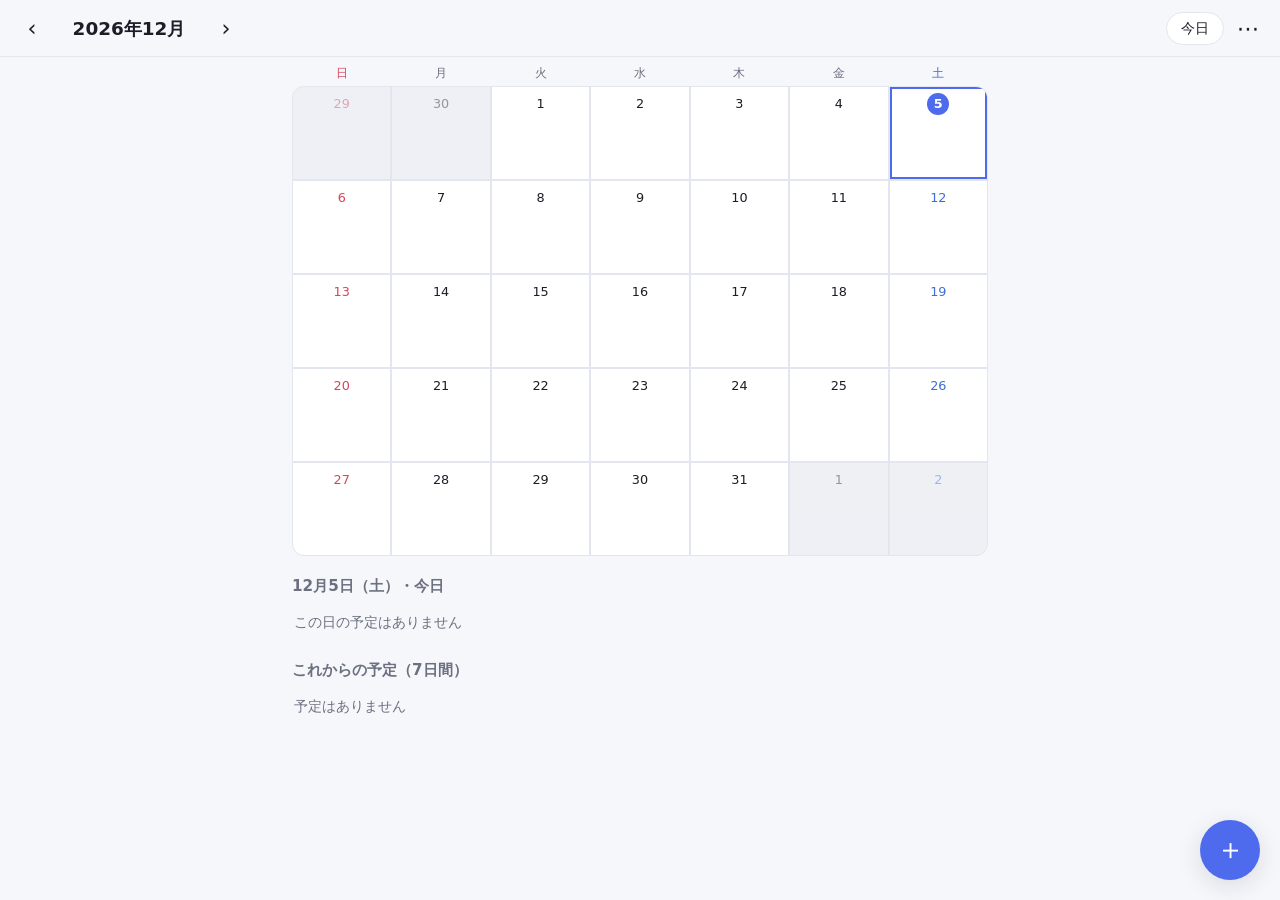
<file: schedule/index.html>
<!doctype html>
<html lang="ja">
<head>
<meta charset="utf-8">
<meta name="viewport" content="width=device-width, initial-scale=1, viewport-fit=cover">
<title>マイスケジュール</title>
<meta name="description" content="個人用スケジュール管理アプリ（カレンダー・繰り返し予定・リマインダー）">
<meta name="theme-color" content="#4f6bed" media="(prefers-color-scheme: light)">
<meta name="theme-color" content="#14161c" media="(prefers-color-scheme: dark)">
<link rel="manifest" href="manifest.webmanifest">
<link rel="icon" href="icons/icon.svg" type="image/svg+xml">
<link rel="apple-touch-icon" href="icons/icon-180.png">
<meta name="apple-mobile-web-app-capable" content="yes">
<meta name="mobile-web-app-capable" content="yes">
<meta name="apple-mobile-web-app-title" content="スケジュール">
<meta name="apple-mobile-web-app-status-bar-style" content="default">
<link rel="stylesheet" href="app.css">
</head>
<body>
<header class="topbar">
  <button class="icon-btn" id="prevBtn" aria-label="前の月">‹</button>
  <h1 id="monthLabel" class="month-label"></h1>
  <button class="icon-btn" id="nextBtn" aria-label="次の月">›</button>
  <div class="spacer"></div>
  <button class="chip" id="todayBtn">今日</button>
  <button class="icon-btn" id="menuBtn" aria-label="メニュー">⋯</button>
</header>

<main>
  <div class="weekdays" aria-hidden="true">
    <span class="sun">日</span><span>月</span><span>火</span><span>水</span><span>木</span><span>金</span><span class="sat">土</span>
  </div>
  <div id="grid" class="grid" role="grid"></div>

  <section class="agenda">
    <h2 id="agendaTitle"></h2>
    <ul id="agendaList" class="event-list"></ul>
  </section>

  <section class="agenda upcoming">
    <h2>これからの予定（7日間）</h2>
    <ul id="upcomingList" class="event-list"></ul>
  </section>

  <div id="installBanner" class="banner" hidden>
    <span>ホーム画面に追加するとアプリとして使えます</span>
    <button class="chip primary" id="installBtn">インストール</button>
  </div>
</main>

<button class="fab" id="addBtn" aria-label="予定を追加">＋</button>

<!-- 予定編集ダイアログ -->
<dialog id="eventDialog" class="sheet">
  <form id="eventForm" method="dialog">
    <div class="sheet-head">
      <button type="button" class="link" data-close>キャンセル</button>
      <h3 id="formTitle">予定を追加</h3>
      <button type="submit" class="link strong" value="save">保存</button>
    </div>
    <div class="sheet-body">
      <label class="field">
        <span>タイトル</span>
        <input name="title" required maxlength="100" placeholder="例：歯医者">
      </label>
      <div class="row">
        <label class="field grow">
          <span>日付</span>
          <input type="date" name="date" required>
        </label>
        <label class="toggle">
          <input type="checkbox" name="allDay">
          <span>終日</span>
        </label>
      </div>
      <div class="row" id="timeRow">
        <label class="field grow">
          <span>開始</span>
          <input type="time" name="start" value="10:00">
        </label>
        <label class="field grow">
          <span>終了</span>
          <input type="time" name="end" value="11:00">
        </label>
      </div>

      <label class="field">
        <span>繰り返し</span>
        <select name="freq">
          <option value="none">なし</option>
          <option value="daily">毎日</option>
          <option value="weekly">毎週</option>
          <option value="monthly">毎月</option>
          <option value="yearly">毎年</option>
        </select>
      </label>
      <div id="repeatOpts" hidden>
        <div class="row">
          <label class="field grow">
            <span>間隔</span>
            <select name="interval">
              <option value="1">1</option><option value="2">2</option><option value="3">3</option><option value="4">4</option>
            </select>
          </label>
          <label class="field grow">
            <span>終了日（任意）</span>
            <input type="date" name="until">
          </label>
        </div>
        <fieldset id="byDayField" class="days" hidden>
          <legend>曜日</legend>
          <label><input type="checkbox" name="byDay" value="0"><span>日</span></label>
          <label><input type="checkbox" name="byDay" value="1"><span>月</span></label>
          <label><input type="checkbox" name="byDay" value="2"><span>火</span></label>
          <label><input type="checkbox" name="byDay" value="3"><span>水</span></label>
          <label><input type="checkbox" name="byDay" value="4"><span>木</span></label>
          <label><input type="checkbox" name="byDay" value="5"><span>金</span></label>
          <label><input type="checkbox" name="byDay" value="6"><span>土</span></label>
        </fieldset>
      </div>

      <label class="field">
        <span>リマインド</span>
        <select name="remind">
          <option value="">なし</option>
          <option value="0">開始時刻</option>
          <option value="5">5分前</option>
          <option value="10">10分前</option>
          <option value="15">15分前</option>
          <option value="30">30分前</option>
          <option value="60">1時間前</option>
          <option value="1440">1日前</option>
        </select>
        <small class="hint">終日の予定は当日 9:00 を基準に通知します</small>
      </label>

      <fieldset class="colors">
        <legend>色</legend>
        <label><input type="radio" name="color" value="blue" checked><span class="sw c-blue"></span></label>
        <label><input type="radio" name="color" value="green"><span class="sw c-green"></span></label>
        <label><input type="radio" name="color" value="orange"><span class="sw c-orange"></span></label>
        <label><input type="radio" name="color" value="red"><span class="sw c-red"></span></label>
        <label><input type="radio" name="color" value="purple"><span class="sw c-purple"></span></label>
        <label><input type="radio" name="color" value="gray"><span class="sw c-gray"></span></label>
      </fieldset>

      <label class="field">
        <span>メモ</span>
        <textarea name="memo" rows="3" maxlength="2000"></textarea>
      </label>

      <div id="deleteArea" class="delete-area" hidden>
        <button type="button" class="danger" id="deleteOneBtn" hidden>この回のみ削除</button>
        <button type="button" class="danger" id="deleteAllBtn">削除</button>
      </div>
    </div>
  </form>
</dialog>

<!-- メニュー -->
<dialog id="menuDialog" class="sheet">
  <div class="sheet-head">
    <span></span>
    <h3>メニュー</h3>
    <button type="button" class="link strong" data-close>閉じる</button>
  </div>
  <div class="sheet-body menu">
    <button type="button" id="notifyBtn">🔔 通知を有効にする</button>
    <p class="hint" id="notifyStatus"></p>
    <button type="button" id="testNotifyBtn">テスト通知を送る</button>
    <hr>
    <button type="button" id="icsBtn">📅 端末のカレンダーに書き出す（.ics）</button>
    <p class="hint">確実に通知を受けたい予定は、.ics を端末標準のカレンダーに取り込むのがおすすめです。</p>
    <hr>
    <button type="button" id="backupBtn">💾 バックアップを保存（JSON）</button>
    <label class="file-btn">📂 バックアップから復元
      <input type="file" id="restoreInput" accept="application/json,.json" hidden>
    </label>
  </div>
</dialog>

<div id="toast" class="toast" role="status" aria-live="polite"></div>

<script src="app.js"></script>
</body>
</html>
</file>
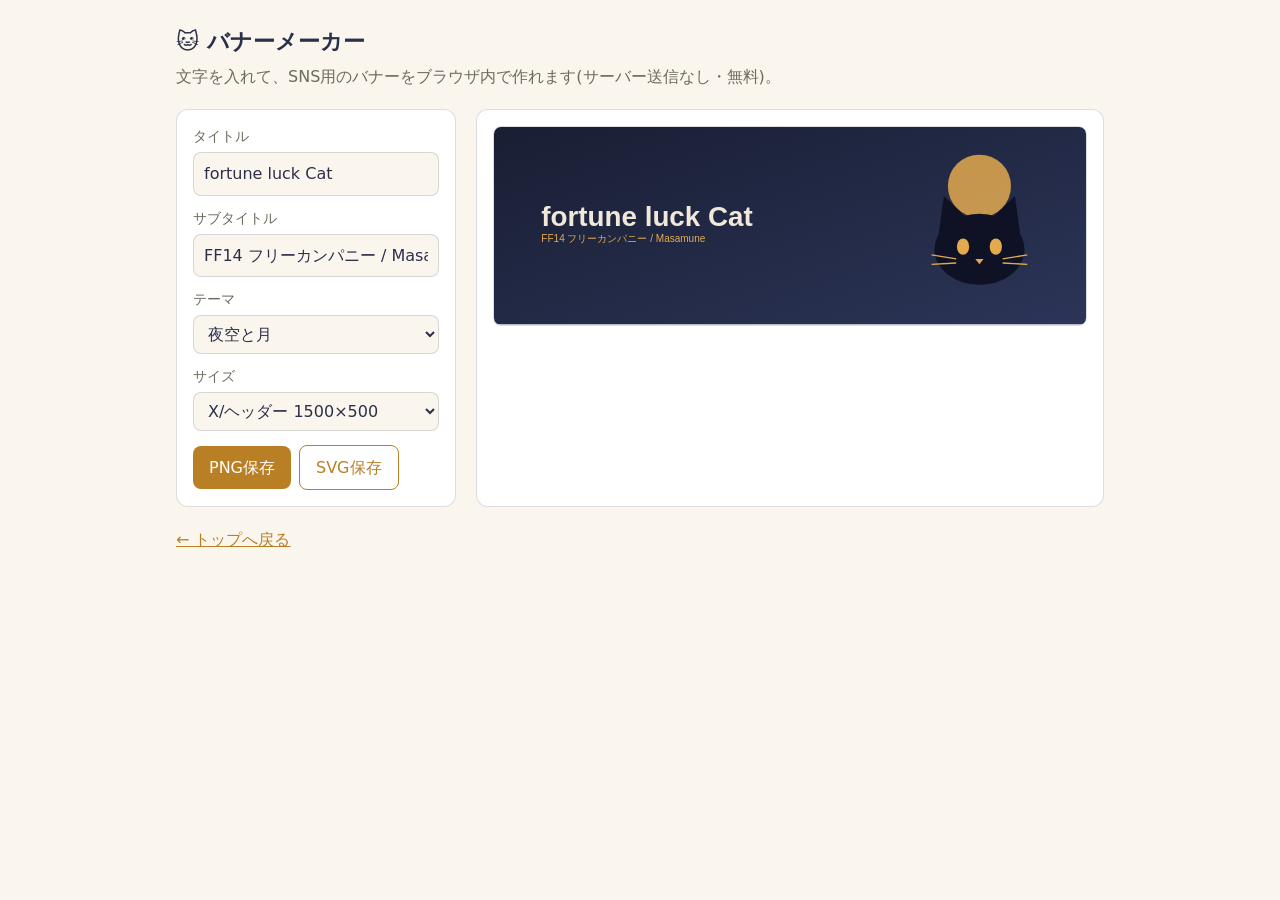
<file: banner-maker.html>
<!doctype html>
<html lang="ja"><head><meta charset="utf-8">
<meta name="viewport" content="width=device-width, initial-scale=1">
<title>バナーメーカー | fortune luck Cat</title>
<style>
  :root{--bg:#faf6ee;--card:#fff;--ink:#2a2f4a;--muted:#6d6a5e;--accent:#b87f24;--line:rgba(42,47,74,.16)}
  @media (prefers-color-scheme:dark){:root{--bg:#191e33;--card:#212845;--ink:#f0e9d9;--muted:#a8a293;--accent:#e3aa4f;--line:rgba(240,233,217,.15)}}
  *{box-sizing:border-box}
  body{margin:0;background:var(--bg);color:var(--ink);font-family:"Hiragino Sans","Noto Sans JP",system-ui,sans-serif;line-height:1.6}
  main{max-width:960px;margin:0 auto;padding:24px 16px 48px}
  h1{font-size:1.4rem;margin:0 0 4px}p.lead{color:var(--muted);margin:0 0 20px}
  .grid{display:grid;gap:20px;grid-template-columns:280px 1fr}
  @media(max-width:720px){.grid{grid-template-columns:1fr}}
  .panel{background:var(--card);border:1px solid var(--line);border-radius:12px;padding:16px}
  label{display:block;font-size:.85rem;color:var(--muted);margin:12px 0 4px}label:first-child{margin-top:0}
  input,select{width:100%;padding:8px 10px;border:1px solid var(--line);border-radius:8px;background:var(--bg);color:var(--ink);font:inherit}
  button{margin-top:14px;margin-right:8px;padding:9px 16px;border:0;border-radius:8px;background:var(--accent);color:#fff;font:inherit;cursor:pointer}
  button.sub{background:transparent;color:var(--accent);border:1px solid var(--accent)}
  #stage{width:100%;display:block;border-radius:8px;border:1px solid var(--line)}
  .back{display:inline-block;margin-top:20px;color:var(--accent)}
</style></head><body><main>
<h1>🐱 バナーメーカー</h1>
<p class="lead">文字を入れて、SNS用のバナーをブラウザ内で作れます(サーバー送信なし・無料)。</p>
<div class="grid">
  <div class="panel">
    <label for="title">タイトル</label><input id="title" value="fortune luck Cat">
    <label for="sub">サブタイトル</label><input id="sub" value="FF14 フリーカンパニー / Masamune">
    <label for="theme">テーマ</label>
    <select id="theme"><option value="night">夜空と月</option><option value="gold">金運ゴールド</option><option value="sea">海風</option></select>
    <label for="size">サイズ</label>
    <select id="size"><option value="1500x500">X/ヘッダー 1500×500</option><option value="1200x630">OGP 1200×630</option><option value="1080x1080">Instagram 1080×1080</option></select>
    <button id="png">PNG保存</button><button id="svg" class="sub">SVG保存</button>
  </div>
  <div class="panel"><div id="wrap"></div></div>
</div>
<a class="back" href="index.html">← トップへ戻る</a>
</main>
<script>
const THEMES={
  night:{bg:["#191e33","#2c3558"],ink:"#f0e9d9",accent:"#e3aa4f",cat:"#0e1224"},
  gold:{bg:["#f6e7bf","#e3aa4f"],ink:"#2a2f4a",accent:"#8a5a12",cat:"#2a2f4a"},
  sea:{bg:["#d9efe9","#6fb3a3"],ink:"#1f3b36",accent:"#c05c4a",cat:"#1f3b36"}
};
const esc=s=>s.replace(/[&<>"]/g,c=>({"&":"&amp;","<":"&lt;",">":"&gt;",'"':"&quot;"}[c]));
function cat(x,y,s,c,eye){return `<g transform="translate(${x} ${y}) scale(${s})" fill="${c}">
<path d="M-60 -20 L-52 -78 L-14 -42 Z"/><path d="M60 -20 L52 -78 L14 -42 Z"/>
<ellipse cx="0" cy="0" rx="66" ry="52"/>
<ellipse cx="-24" cy="-4" rx="9" ry="12" fill="${eye}"/><ellipse cx="24" cy="-4" rx="9" ry="12" fill="${eye}"/>
<path d="M-6 14 L6 14 L0 22 Z" fill="${eye}"/>
<g stroke="${eye}" stroke-width="2" fill="none"><path d="M-70 8 L-34 14M-70 22 L-34 20M70 8 L34 14M70 22 L34 20"/></g></g>`}
function build(){
  const [w,h]=document.getElementById("size").value.split("x").map(Number);
  const t=THEMES[document.getElementById("theme").value];
  const title=esc(document.getElementById("title").value), sub=esc(document.getElementById("sub").value);
  const sq=w===h, u=Math.min(w,h*1.6)/1500;
  const tx=sq?w/2:w*.08, anchor=sq?"middle":"start";
  const ty=sq?h*.62:h*.5, fs=(sq?96:110*u*1.2);
  return `<svg xmlns="http://www.w3.org/2000/svg" width="${w}" height="${h}" viewBox="0 0 ${w} ${h}">
<defs><linearGradient id="g" x1="0" y1="0" x2="1" y2="1"><stop offset="0" stop-color="${t.bg[0]}"/><stop offset="1" stop-color="${t.bg[1]}"/></linearGradient></defs>
<rect width="${w}" height="${h}" fill="url(#g)"/>
<circle cx="${w*.82}" cy="${h*.3}" r="${Math.min(w,h)*.16}" fill="${t.accent}" opacity=".85"/>
${cat(sq?w/2:w*.82,sq?h*.28:h*.62,Math.min(w,h)/260*(sq?1.1:.9),t.cat,t.accent)}
<text x="${tx}" y="${ty}" font-family="Hiragino Sans,Noto Sans JP,sans-serif" font-size="${fs}" font-weight="700" fill="${t.ink}" text-anchor="${anchor}">${title}</text>
<text x="${tx}" y="${ty+fs*.6}" font-family="Hiragino Sans,Noto Sans JP,sans-serif" font-size="${fs*.36}" fill="${t.accent}" text-anchor="${anchor}">${sub}</text>
</svg>`}
const wrap=document.getElementById("wrap");
function render(){wrap.innerHTML=build();const s=wrap.firstChild;s.id="stage";s.removeAttribute("width");s.removeAttribute("height")}
["title","sub","theme","size"].forEach(i=>document.getElementById(i).addEventListener("input",render));
function save(blob,name){const a=document.createElement("a");a.href=URL.createObjectURL(blob);a.download=name;a.click();setTimeout(()=>URL.revokeObjectURL(a.href),1000)}
document.getElementById("svg").onclick=()=>save(new Blob([build()],{type:"image/svg+xml"}),"banner.svg");
document.getElementById("png").onclick=()=>{
  const [w,h]=document.getElementById("size").value.split("x").map(Number);
  const img=new Image();
  img.onload=()=>{const c=document.createElement("canvas");c.width=w;c.height=h;c.getContext("2d").drawImage(img,0,0);c.toBlob(b=>save(b,"banner.png"))};
  img.src="data:image/svg+xml;charset=utf-8,"+encodeURIComponent(build());
};
render();
</script></body></html>
</file>
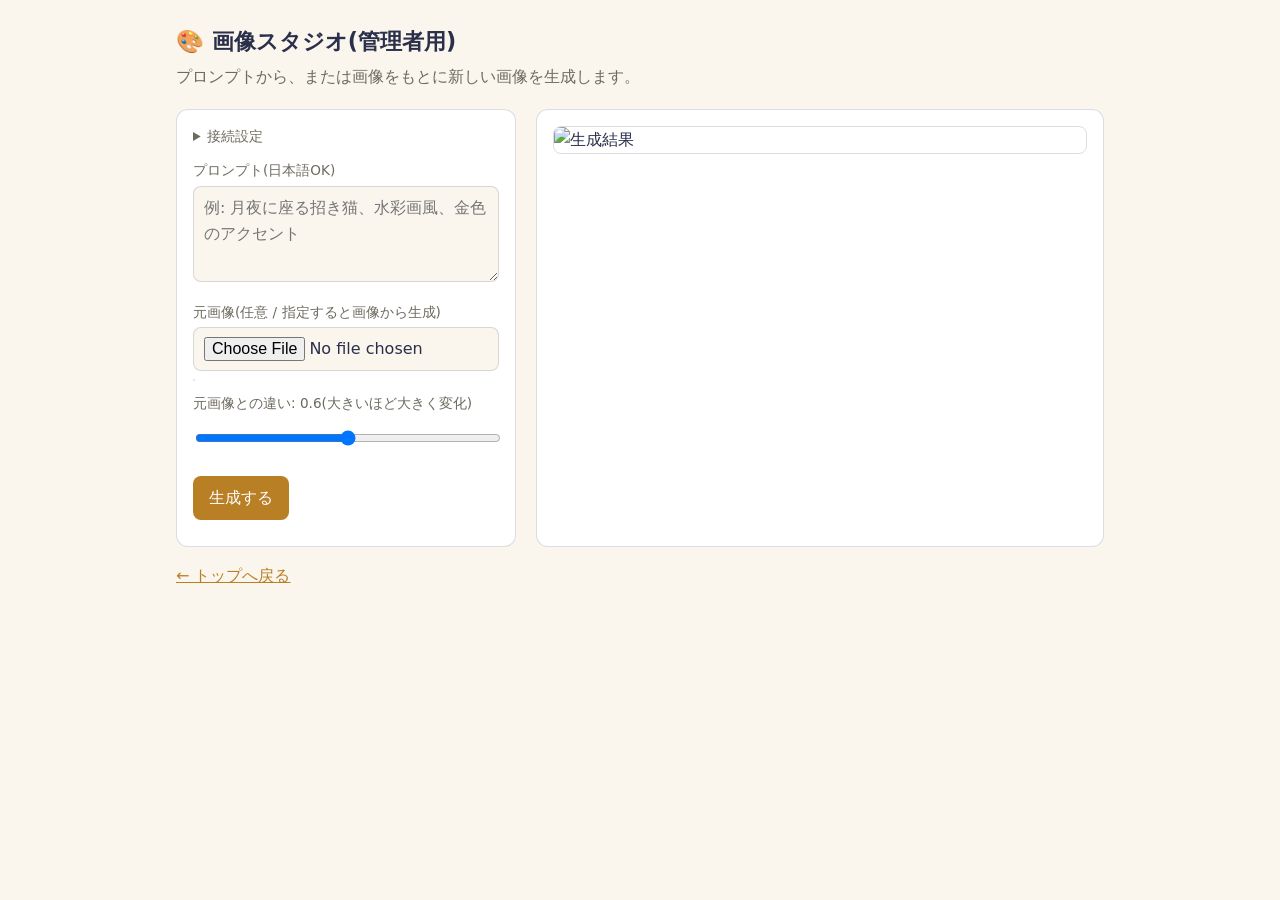
<file: image-studio.html>
<!doctype html>
<html lang="ja"><head><meta charset="utf-8">
<meta name="viewport" content="width=device-width, initial-scale=1">
<meta name="robots" content="noindex">
<title>画像スタジオ(管理者用) | fortune luck Cat</title>
<style>
  :root{--bg:#faf6ee;--card:#fff;--ink:#2a2f4a;--muted:#6d6a5e;--accent:#b87f24;--line:rgba(42,47,74,.16);--err:#c05c4a}
  @media (prefers-color-scheme:dark){:root{--bg:#191e33;--card:#212845;--ink:#f0e9d9;--muted:#a8a293;--accent:#e3aa4f;--line:rgba(240,233,217,.15);--err:#e08a7a}}
  *{box-sizing:border-box}
  body{margin:0;background:var(--bg);color:var(--ink);font-family:"Hiragino Sans","Noto Sans JP",system-ui,sans-serif;line-height:1.6}
  main{max-width:960px;margin:0 auto;padding:24px 16px 48px}
  h1{font-size:1.4rem;margin:0 0 4px}.lead{color:var(--muted);margin:0 0 20px}
  .grid{display:grid;gap:20px;grid-template-columns:340px 1fr}@media(max-width:760px){.grid{grid-template-columns:1fr}}
  .panel{background:var(--card);border:1px solid var(--line);border-radius:12px;padding:16px}
  label{display:block;font-size:.85rem;color:var(--muted);margin:12px 0 4px}label:first-child{margin-top:0}
  input,textarea{width:100%;padding:8px 10px;border:1px solid var(--line);border-radius:8px;background:var(--bg);color:var(--ink);font:inherit}
  textarea{min-height:96px;resize:vertical}
  button{margin-top:14px;margin-right:8px;padding:9px 16px;border:0;border-radius:8px;background:var(--accent);color:#fff;font:inherit;cursor:pointer}
  button:disabled{opacity:.5;cursor:wait}button.sub{background:transparent;color:var(--accent);border:1px solid var(--accent)}
  img{max-width:100%;border-radius:8px;border:1px solid var(--line);display:block}
  #src{margin-top:8px;max-height:160px}#msg{margin-top:10px;color:var(--muted);font-size:.9rem}#msg.err{color:var(--err)}
  details{margin-bottom:12px;color:var(--muted);font-size:.85rem}
</style></head><body><main>
<h1>🎨 画像スタジオ(管理者用)</h1>
<p class="lead">プロンプトから、または画像をもとに新しい画像を生成します。</p>
<div class="grid">
  <div class="panel">
    <details><summary>接続設定</summary>
      <label for="ep">Worker URL</label><input id="ep" placeholder="https://fortune-luck-cat-imagegen.xxx.workers.dev">
      <label for="tk">管理者トークン</label><input id="tk" type="password" autocomplete="off">
      <div style="margin-top:6px">※ トークンはこのタブを閉じると消えます。</div>
    </details>
    <label for="prompt">プロンプト(日本語OK)</label>
    <textarea id="prompt" placeholder="例: 月夜に座る招き猫、水彩画風、金色のアクセント"></textarea>
    <label for="file">元画像(任意 / 指定すると画像から生成)</label>
    <input id="file" type="file" accept="image/*"><img id="src" alt="" hidden>
    <label for="st">元画像との違い: <span id="stv">0.6</span>(大きいほど大きく変化)</label>
    <input id="st" type="range" min="0.2" max="1" step="0.05" value="0.6">
    <button id="go">生成する</button><button id="dl" class="sub" hidden>保存</button>
    <div id="msg"></div>
  </div>
  <div class="panel"><img id="out" alt="生成結果" hidden><div id="en" class="lead" style="margin-top:8px"></div></div>
</div>
<p><a href="index.html" style="color:var(--accent)">← トップへ戻る</a></p>
</main>
<script>
const $=id=>document.getElementById(id);
try{$("ep").value=localStorage.getItem("imgEp")||"";$("tk").value=sessionStorage.getItem("imgTk")||""}catch(e){}
let srcData=null;
$("st").oninput=()=>$("stv").textContent=$("st").value;
$("file").onchange=e=>{
  const f=e.target.files[0];if(!f){srcData=null;$("src").hidden=true;return}
  const img=new Image();img.onload=()=>{
    const s=Math.min(1,512/Math.max(img.width,img.height));          // img2imgモデル向けに縮小
    const c=document.createElement("canvas");c.width=Math.round(img.width*s);c.height=Math.round(img.height*s);
    c.getContext("2d").drawImage(img,0,0,c.width,c.height);
    srcData=c.toDataURL("image/png");$("src").src=srcData;$("src").hidden=false};
  img.src=URL.createObjectURL(f)};
function say(t,err){$("msg").textContent=t;$("msg").className=err?"err":""}
$("go").onclick=async()=>{
  const ep=$("ep").value.trim(),tk=$("tk").value,prompt=$("prompt").value.trim();
  if(!ep||!tk)return say("接続設定(URLとトークン)を入力してください",1);
  if(!prompt)return say("プロンプトを入力してください",1);
  try{localStorage.setItem("imgEp",ep);sessionStorage.setItem("imgTk",tk)}catch(e){}
  $("go").disabled=true;say("生成中…(数秒〜数十秒)");
  try{
    const r=await fetch(ep,{method:"POST",headers:{"Content-Type":"application/json",Authorization:"Bearer "+tk},
      body:JSON.stringify({prompt,image:srcData||undefined,strength:+$("st").value})});
    const d=await r.json();
    if(!r.ok)throw new Error(d.error==="unauthorized"?"トークンが違います":(d.detail||d.error||r.status));
    $("out").src=d.image;$("out").hidden=false;$("dl").hidden=false;
    $("en").textContent=d.prompt_en&&d.prompt_en!==prompt?"英訳プロンプト: "+d.prompt_en:"";say("完了")
  }catch(e){say("エラー: "+e.message,1)}finally{$("go").disabled=false}};
$("dl").onclick=()=>{const a=document.createElement("a");a.href=$("out").src;a.download="generated.png";a.click()};
</script></body></html>
</file>
<file: schedule/app.css>
:root {
  --bg: #f6f7fb;
  --surface: #ffffff;
  --text: #1b1e27;
  --muted: #6b7180;
  --line: #e3e6ee;
  --accent: #4f6bed;
  --accent-soft: #e6ebff;
  --sun: #d6455d;
  --sat: #3b6fd8;
  --danger: #d6455d;
  --c-blue: #4f6bed;
  --c-green: #2f9e6b;
  --c-orange: #e08a1e;
  --c-red: #d6455d;
  --c-purple: #8a5cd6;
  --c-gray: #7a8091;
  --shadow: 0 6px 24px rgba(20, 24, 40, .12);
  color-scheme: light;
}
@media (prefers-color-scheme: dark) {
  :root {
    --bg: #14161c;
    --surface: #1e2129;
    --text: #e9ebf1;
    --muted: #9aa0ae;
    --line: #2c303a;
    --accent: #7d93ff;
    --accent-soft: #283056;
    --sun: #ff7a8e;
    --sat: #7fa6ff;
    --danger: #ff7a8e;
    --c-blue: #7d93ff;
    --c-green: #4cc58f;
    --c-orange: #f0a64a;
    --c-red: #ff7a8e;
    --c-purple: #b48cff;
    --c-gray: #9aa0ae;
    --shadow: 0 6px 24px rgba(0, 0, 0, .45);
    color-scheme: dark;
  }
}

* { box-sizing: border-box; }
[hidden] { display: none !important; }
html, body { margin: 0; }
body {
  background: var(--bg);
  color: var(--text);
  font-family: system-ui, -apple-system, "Hiragino Sans", "Noto Sans JP", "Yu Gothic UI", sans-serif;
  -webkit-tap-highlight-color: transparent;
  padding-bottom: calc(96px + env(safe-area-inset-bottom));
}
button, input, select, textarea { font: inherit; color: inherit; }
button { cursor: pointer; }

.topbar {
  position: sticky; top: 0; z-index: 5;
  display: flex; align-items: center; gap: 4px;
  padding: calc(8px + env(safe-area-inset-top)) 12px 8px;
  background: var(--bg);
  border-bottom: 1px solid var(--line);
}
.month-label { font-size: 1.15rem; margin: 0 4px; font-weight: 700; min-width: 7.5em; text-align: center; }
.spacer { flex: 1; }
.icon-btn {
  width: 40px; height: 40px; border-radius: 10px; border: 0;
  background: transparent; font-size: 1.4rem; line-height: 1;
}
.icon-btn:hover, .icon-btn:focus-visible { background: var(--accent-soft); }
.chip {
  border: 1px solid var(--line); background: var(--surface);
  border-radius: 999px; padding: 6px 14px; font-size: .9rem;
}
.chip.primary { background: var(--accent); color: #fff; border-color: var(--accent); }

main { max-width: 720px; margin: 0 auto; padding: 0 12px; }

.weekdays {
  display: grid; grid-template-columns: repeat(7, 1fr);
  font-size: .75rem; color: var(--muted); text-align: center; padding: 8px 0 4px;
}
.weekdays .sun { color: var(--sun); }
.weekdays .sat { color: var(--sat); }

.grid {
  display: grid; grid-template-columns: repeat(7, 1fr); gap: 2px;
  background: var(--line); border: 1px solid var(--line); border-radius: 12px; overflow: hidden;
}
.day {
  background: var(--surface); border: 0; padding: 4px 3px; min-height: 64px;
  display: flex; flex-direction: column; align-items: stretch; gap: 2px; text-align: left;
  min-width: 0;
}
.day .num {
  font-size: .8rem; width: 1.7em; height: 1.7em; line-height: 1.7em; text-align: center;
  border-radius: 50%; align-self: center;
}
.day.other { opacity: .4; }
.day.sun .num { color: var(--sun); }
.day.sat .num { color: var(--sat); }
.day.today .num { background: var(--accent); color: #fff; font-weight: 700; }
.day.selected { box-shadow: inset 0 0 0 2px var(--accent); }
.pill {
  font-size: .62rem; line-height: 1.35; padding: 0 3px; border-radius: 4px;
  white-space: nowrap; overflow: hidden; text-overflow: ellipsis; color: #fff;
}
.more { font-size: .6rem; color: var(--muted); text-align: center; }

.c-blue { background: var(--c-blue); } .c-green { background: var(--c-green); }
.c-orange { background: var(--c-orange); } .c-red { background: var(--c-red); }
.c-purple { background: var(--c-purple); } .c-gray { background: var(--c-gray); }

.agenda { margin-top: 20px; }
.agenda h2 { font-size: .95rem; margin: 0 0 8px; color: var(--muted); font-weight: 600; }
.event-list { list-style: none; margin: 0; padding: 0; display: flex; flex-direction: column; gap: 8px; }
.event-item {
  display: flex; gap: 12px; align-items: stretch;
  background: var(--surface); border: 1px solid var(--line); border-radius: 12px;
  padding: 10px 12px; width: 100%; text-align: left;
}
.event-item .bar { width: 4px; border-radius: 4px; flex: none; }
.event-item .time { font-size: .8rem; color: var(--muted); width: 6.6em; flex: none; white-space: pre-line; font-variant-numeric: tabular-nums; }
.event-item .body { min-width: 0; flex: 1; }
.event-item .title { font-weight: 600; overflow-wrap: anywhere; }
.event-item .meta { font-size: .75rem; color: var(--muted); margin-top: 2px; }
.empty { color: var(--muted); font-size: .9rem; padding: 8px 2px; }

.fab {
  position: fixed; right: 20px; bottom: calc(20px + env(safe-area-inset-bottom));
  width: 60px; height: 60px; border-radius: 50%; border: 0;
  background: var(--accent); color: #fff; font-size: 1.8rem; box-shadow: var(--shadow);
}

.banner {
  margin-top: 20px; display: flex; gap: 12px; align-items: center; justify-content: space-between;
  background: var(--accent-soft); border-radius: 12px; padding: 12px 14px; font-size: .9rem;
}

/* ダイアログ（ボトムシート） */
dialog.sheet {
  border: 0; padding: 0; width: 100%; max-width: 560px;
  margin: auto auto 0; border-radius: 18px 18px 0 0;
  background: var(--surface); color: var(--text);
  max-height: 92vh; box-shadow: var(--shadow);
}
@media (min-width: 640px) { dialog.sheet { margin: auto; border-radius: 18px; } }
dialog.sheet::backdrop { background: rgba(10, 12, 20, .45); }
.sheet-head {
  position: sticky; top: 0; background: var(--surface); z-index: 1;
  display: grid; grid-template-columns: 1fr auto 1fr; align-items: center;
  padding: 14px 16px; border-bottom: 1px solid var(--line);
}
.sheet-head h3 { margin: 0; font-size: 1rem; }
.sheet-head > :last-child { justify-self: end; }
.link { border: 0; background: none; color: var(--accent); padding: 4px 0; text-align: left; }
.link.strong { font-weight: 700; }
.sheet-body { padding: 16px; display: flex; flex-direction: column; gap: 14px; overflow-y: auto; }

.field { display: flex; flex-direction: column; gap: 4px; font-size: .8rem; color: var(--muted); min-width: 0; }
.field input, .field select, .field textarea {
  font-size: 1rem; color: var(--text); background: var(--bg);
  border: 1px solid var(--line); border-radius: 10px; padding: 10px 12px; width: 100%; min-width: 0;
}
.field input:focus, .field select:focus, .field textarea:focus { outline: 2px solid var(--accent); outline-offset: -1px; }
.row { display: flex; gap: 12px; align-items: flex-end; }
.grow { flex: 1; }
.toggle { display: flex; align-items: center; gap: 6px; padding-bottom: 10px; font-size: .9rem; white-space: nowrap; }
.toggle input { width: 20px; height: 20px; accent-color: var(--accent); }
.hint { font-size: .75rem; color: var(--muted); margin: 0; }

fieldset { border: 0; padding: 0; margin: 0; }
legend { font-size: .8rem; color: var(--muted); margin-bottom: 6px; }
.days { margin-top: 12px; }
.days label, .colors label { display: inline-block; }
.days input, .colors input { position: absolute; opacity: 0; pointer-events: none; }
.days span {
  display: inline-grid; place-items: center; width: 38px; height: 38px; border-radius: 50%;
  border: 1px solid var(--line); margin: 0 2px 4px 0; font-size: .85rem;
}
.days input:checked + span { background: var(--accent); color: #fff; border-color: var(--accent); }
.days input:focus-visible + span, .colors input:focus-visible + .sw { outline: 2px solid var(--accent); outline-offset: 2px; }
.colors .sw { display: inline-block; width: 30px; height: 30px; border-radius: 50%; margin-right: 8px; border: 3px solid transparent; }
.colors input:checked + .sw { border-color: var(--text); }

.delete-area { display: flex; gap: 10px; flex-wrap: wrap; padding-top: 6px; }
.danger {
  flex: 1; border: 1px solid var(--danger); color: var(--danger); background: transparent;
  border-radius: 10px; padding: 10px; font-weight: 600;
}

.menu button, .file-btn {
  display: block; width: 100%; text-align: left; border: 1px solid var(--line); background: var(--bg);
  border-radius: 10px; padding: 12px 14px; font-size: .95rem; cursor: pointer;
}
.menu hr { border: 0; border-top: 1px solid var(--line); width: 100%; margin: 4px 0; }

.toast {
  position: fixed; left: 50%; bottom: calc(96px + env(safe-area-inset-bottom)); transform: translateX(-50%) translateY(20px);
  background: var(--text); color: var(--bg); padding: 10px 16px; border-radius: 999px; font-size: .9rem;
  opacity: 0; pointer-events: none; transition: opacity .2s, transform .2s; max-width: calc(100% - 32px);
}
.toast.show { opacity: 1; transform: translateX(-50%) translateY(0); }

@media (min-width: 640px) {
  .day { min-height: 92px; padding: 6px; }
  .pill { font-size: .72rem; }
}
</file>
